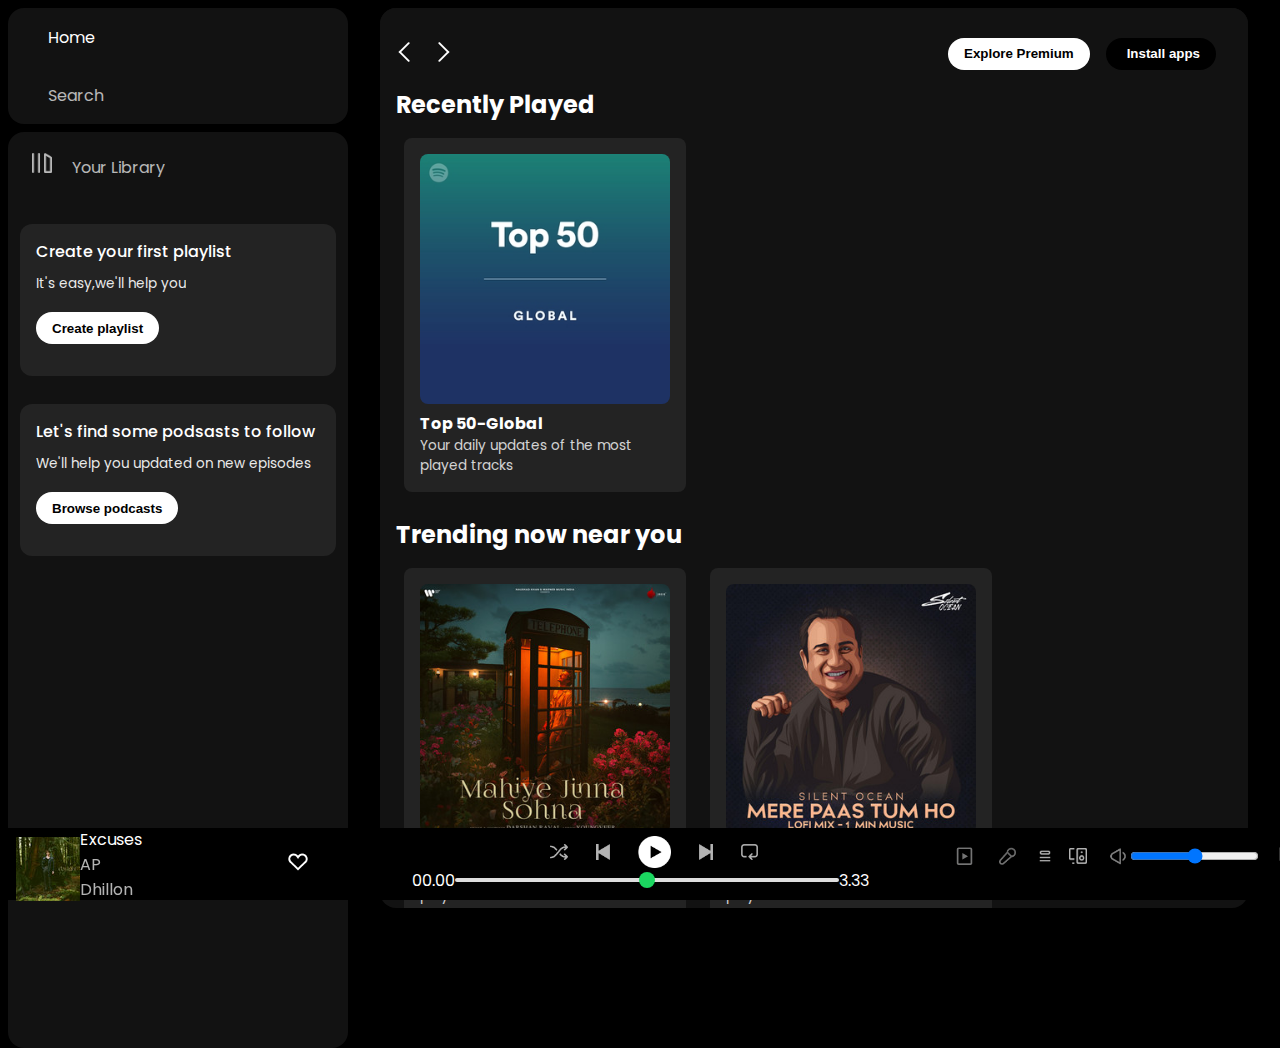
<file: My Frontend development/Spotify/index.html>
<!DOCTYPE html>
<html lang="en">
  <head>
    <meta charset="UTF-8" />
    <meta name="viewport" content="width=device-width, initial-scale=1.0" />
    <link rel="stylesheet" href="https://cdnjs.cloudflare.com/ajax/libs/font-awesome/6.4.2/css/all.min.css" integrity="sha512-z3gLpd7yknf1YoNbCzqRKc4qyor8gaKU1qmn+CShxbuBusANI9QpRohGBreCFkKxLhei6S9CQXFEbbKuqLg0DA==" crossorigin="anonymous" referrerpolicy="no-referrer" />
    <link rel="stylesheet" href="styles.css" />
    <link rel="icon" href="./assests/logo.png" />
    <title>Spotify-Web Player:Music for everyone</title>
    <link rel="preconnect" href="https://fonts.googleapis.com" />
    <link rel="preconnect" href="https://fonts.gstatic.com" crossorigin />
    <link
      href="https://fonts.googleapis.com/css2?family=Montserrat:wght@300;400;500;600;700&family=Poppins&display=swap"
      rel="stylesheet"
    />
  </head>
  <body>
    <div class="main">
      <div class="sidebar">
        <div class="nav">
          <div class="nav-option" style="opacity: 1">
            <i class="fa-solid fa-house"></i>
            <a href="#">Home</a>
          </div>
          <div class="nav-option">
            <i class="fa-solid fa-magnifying-glass"></i>
            <a href="#">Search</a>
          </div>
        </div>
        <div class="library">
          <div class="options">
            <div class="lib-options nav-option">
              <img src="./assests/library_icon.png" alt="" />
              <a href="#">Your Library</a>
            </div>
            <div class="icons">
              <i class="fa-solid fa-plus"></i>
              <i class="fa-solid fa-arrow-right"></i>
            </div>
          </div>
          <div class="lib-boxes">
            <p class="box-par1">Create your first playlist</p>
            <p class="box-par2">It's easy,we'll help you</p>
            <button class="badge">Create playlist</button>
          </div>
          <div class="lib-boxes">
            <p class="box-par1">Let's find some podsasts to follow</p>
            <p class="box-par2">We'll help you updated on new episodes</p>
            <button class="badge">Browse podcasts</button>
          </div>
        </div>
      </div>
      <div class="main-content">
        <div class="sticky-nav">
          <div class="sticky-nav-icons">
            <img src="./assests/backward_icon.png" alt="backward_icon" />
            <img
              src="./assests/forward_icon.png"
              class="hide"
              alt="forward_icon"
            />
          </div>
          <div class="sticky-nav-options">
            <button class="badge nav-items hide">Explore Premium</button>
            <button class="badge nav-items dark-badge">
              <i class="fa-solid fa-download" style="margin-right: 5px"></i>
              Install apps
            </button>
            <i class="fa-regular fa-user nav-items user"></i>
          </div>
        </div>
        <h2>Recently Played</h2>
        <div class="card-container">
          <div class="card">
            <img
              src="./assests/card1img.jpeg"
              alt="card1_image"
              class="card-img"
            />
            <p class="card-title">Top 50-Global</p>
            <p class="card-info">
              Your daily updates of the most played tracks
            </p>
          </div>
        </div>
        <br />
        <h2>Trending now near you</h2>
        <div class="card-container">
          <div class="card">
            <img
              src="./assests/card2img.jpeg"
              alt="card2_image"
              class="card-img"
            />
            <p class="card-title">Top 50-Global</p>
            <p class="card-info">
              Your daily updates of the most played tracks
            </p>
          </div>
          <div class="card">
            <img
              src="./assests/card3img.jpeg"
              alt="card3_image"
              class="card-img"
            />
            <p class="card-title">Top 50-Global</p>
            <p class="card-info">
              Your daily updates of the most played tracks
            </p>
          </div>
          <div class="card">
            <img
              src="./assests/card4img.jpeg"
              alt="card4_image"
              class="card-img"
            />
            <p class="card-title">Top 50-Global</p>
            <p class="card-info">
              Your daily updates of the most played tracks
            </p>
          </div>
        </div>
        <br />
        <h2>Featured Charts</h2>
        <div class="card-container">
          <div class="card">
            <img
              src="./assests/card5img.jpeg"
              alt="card2_image"
              class="card-img"
            />
            <p class="card-title">Top 50-Global</p>
            <p class="card-info">
              Your daily updates of the most played tracks
            </p>
          </div>
          <div class="card">
            <img
              src="./assests/card6img.jpeg"
              alt="card3_image"
              class="card-img"
            />
            <p class="card-title">Top Songs-India</p>
            <p class="card-info">
              Your daily updates of the most played tracks
            </p>
          </div>
          <div class="card">
            <img
              src="./assests/card1img.jpeg"
              alt="card4_image"
              class="card-img"
            />
            <p class="card-title">Top 50-Global</p>
            <p class="card-info">
              Your daily updates of the most played tracks
            </p>
          </div>
        </div>
        </div>
        <div class="footer">
          <div class="line"></div>
        </div>
      </div>
      <div class="music-player">
        <div class="album">
          <div class="album_picture">
            <img
              src="./Homework Assets/album_picture.jpeg"
              alt="album_picture"
            />
          </div>
          <div class="para">
           <p>Excuses</p>
           <p class="dark-para">AP Dhillon</p>
          </div>
          <div class="logo">
            <img src="./Homework Assets/album_icon1.png" alt="love" />
          </div>
        </div> 
        <div class="player">
          <div class="player-controls">
            <img
              src="./assests/player_icon1.png"
              alt=""
              class="player-control-icon"
            />
            <img
              src="./assests/player_icon2.png"
              alt=""
              class="player-control-icon"
            />
            <img
              src="./assests/player_icon3.png"
              alt=""
              class="player-control-icon"
              style="opacity: 1; height: 2rem;"
            />
            <img
              src="./assests/player_icon4.png"
              alt=""
              class="player-control-icon"
            />
            <img
              src="./assests/player_icon5.png"
              alt=""
              class="player-control-icon"
            />
          </div>
          <div class="playback-bar">
            <span class="curr-time">00.00</span>
            <input
              type="range"
              min="0"
              max="100"
              class="progress-bar"
              step="1"
            />
            <span class="tot-time">3.33</span>
          </div>
        </div>
        <div class="controls">
          <img
            src="./Homework Assets/controls_icon1.png"
            class="control-icons"
            style="height: 2.5rem"
          />
          <img
            src="./Homework Assets/controld_icon2.png"
            class="control-icons"
            style="height: 2.5rem"
          />
          <img
            src="./Homework Assets/controls_icon3.png"
            class="control-icons"
          /f>
          <img
            src="./Homework Assets/controls_icon4.png"
            class="control-icons"
          />
          <img
            src="./Homework Assets/controls_icon5.png"
            class="control-icons"
            style="height: 2.5rem"
          />
          <input 
          type="range"
          min="0"
          max="10"
          class="control-vol"
          step="1"
        />
        <img src="./Homework Assets/album_icon2.png"
        class="control-icons" 
        style="height: 2.25rem;"
       />
        </div>
      </div>
    </div>
  </body>
</html>
</file>
<file: My Frontend development/Spotify/styles.css>
* {
  margin: 0;
  padding: 0;
}
body {
  font-family: "Montserrat", sans-serif;
  font-family: "Poppins", sans-serif;
  margin: 0;
  background-color: black;
  color: white;
  overflow: hidden;
}
.main {
  display: flex;
  height: 100vh;
  padding: 0.5rem;
}

.sidebar {
  background-color: black;
  width: 340px;
  border-radius: 1rem; /*border-radius: 1rem=16px;*/
  margin: 0 0.5rem 0 0;
}
.main-content {
  background-color: #121212;
  flex: 1;
  border-radius: 1rem;
  overflow: auto;
  margin: 0 1.5rem 0 1.5rem;
}
.music-player {
  background-color: black;
  position: fixed;
  bottom: 0px;
  width: 100%;
  height: 72px;
}
a {
  text-decoration: none;
  color: white;
}
.nav {
  background-color: #121212;
  border-radius: 1rem;
  display: flex;
  flex-direction: column;
  justify-content: center;
  height: 100px;
  padding: 0.5rem 0.75rem;
}
.nav-option {
  line-height: 2.5rem;
  opacity: 0.7;
  padding: 0.5rem 0.75rem;
}
.nav-option:hover {
  opacity: 1;
}
.nav-option i {
  font-size: 1.25rem;
}
.nav-option a {
  font-size: 1rem;
  margin: 1rem;
}
.library {
  background-color: #121212;
  border-radius: 1rem;
  height: 100%;
  margin-top: 0.5rem;
  padding: 0.5rem 0.75rem;
}
.options {
  display: flex;
  justify-content: space-between;
  align-items: center;
}
.lib-options img {
  height: 1.25rem;
  width: 1.25rem;
}
.icons {
  font-size: 1.25rem;
  display: flex;
}
.icons i {
  opacity: 0.2;
  margin-right: 1rem;
}
.icons i:hover {
  opacity: 1;
}
.lib-boxes {
  height: 8rem;
  background-color: #232323;
  border-radius: 0.75rem;
  margin: 1.75rem 0 1.75rem 0;
  padding: 0.75rem 1rem 0.75rem 1rem;
  line-height: 2rem;
}
.box-par1 {
  font-size: 1rem;
  font-weight: 500;
}
.box-par2 {
  font-size: 0.85rem;
  opacity: 0.9;
}
.badge {
  background-color: white;
  border: none;
  border-radius: 100px;
  padding: 0.25rem 1rem;
  font-weight: 700;
  margin-top: 0.75rem;
  height: 2rem;
  width: fit-content;
}
.dark-badge {
  background-color: #000;
  color: #fff;
}
.sticky-nav {
  position: sticky;
  top: 0;
  background-color: #121212;
  display: flex;
  justify-content: space-between;
  align-items: center;
  padding: 1rem 0 1rem 0;
  z-index:10;
}
.sticky-nav-icons img {
  margin-left: 0.75rem;
  margin-top: 1rem;
}
.sticky-nav-options {
  display: flex;
  justify-content: center;
  align-items: center;
}
.nav-items {
  margin-right: 1rem;
}
.user {
  margin-top: 0.85rem;
}
@media (max-width: 1000px) {
  .hide {
    display: none;
  }
}
h2{
  margin-left: 1rem;
}
.card {
  background-color: #232323;
  width: 250px;
  border-radius: 0.5rem;
  padding: 1rem;
  margin-left:1.5rem;
  margin-top:1rem;
}
.card-container{
  display:flex;
  flex-wrap: wrap;;
}
.card-img {
  width: 100%;
  border-radius: 0.5rem;
}
.card-title{
  font-weight:700;
}
.card-info{
  font-size:0.85rem;
  opacity:0.8;
}
.footer {
  height: 200px;
  display:flex;
  align-items:center;
  justify-content:center;
}
.line{
  width:90%;
  height:50%;
  border-top:1px solid white;
  opacity:0.4;
}
.music-player{
  display: flex;
  align-items: center;
  justify-content:space-between;
  position:sticky;
  z-index:10;
}
.album{
  width:25%;
}
.player{
  width:50%;
}
.controls{
  width:25%;
}
.player-controls{
  display: flex;
  align-items: center;
  justify-content:center;
}
.player-control-icon{
  height: 1rem;
  margin-left:1.75rem ;
  opacity:0.7;
}
.player-control-icon:hover{
  opacity:1;
}
.playback-bar{
  display: flex;
  justify-content: center;
  align-items: center;
}
.progress-bar{
  width:60%;
  appearance: none;
  background-color: transparent;
  cursor:pointer;
}
.progress-bar::-webkit-slider-runnable-track{
  background-color: #ddd;
  border-radius: 100px;
  height:0.20rem;
}
.progress-bar::-webkit-slider-thumb{
  appearance: none;
  height:1rem;
  width:1rem;
  background-color: #1bd760;
  border-radius: 50%;
  margin-top: -6px;
}
.album{
  display: flex;
  justify-content: space-between;
  align-items: center;
}
.album_picture
{
 margin-left:1rem;
 margin-top: 1rem;
 height:70px;
 width:70px;
}
.para{
  margin-right:9rem;
}
 .dark-para{
  opacity: 0.7;
 }
 .dark-para:hover{
  opacity: 1;
  cursor:pointer;
 }
 .logo{
  margin-right:40px;
  margin-top:0.2rem;
 }
 .controls{
  display: flex;
  justify-content:center;
  align-items: center;
  margin-top: -1rem;
 
}
.control-icons {
height: 1rem;
margin-left: 1rem;
opacity: 0.7;

}
 .control-icons:hover {
  opacity: 1;
}
.controls .input{
  height:0.25rem;
  width:0.25rem;
}
</file>
